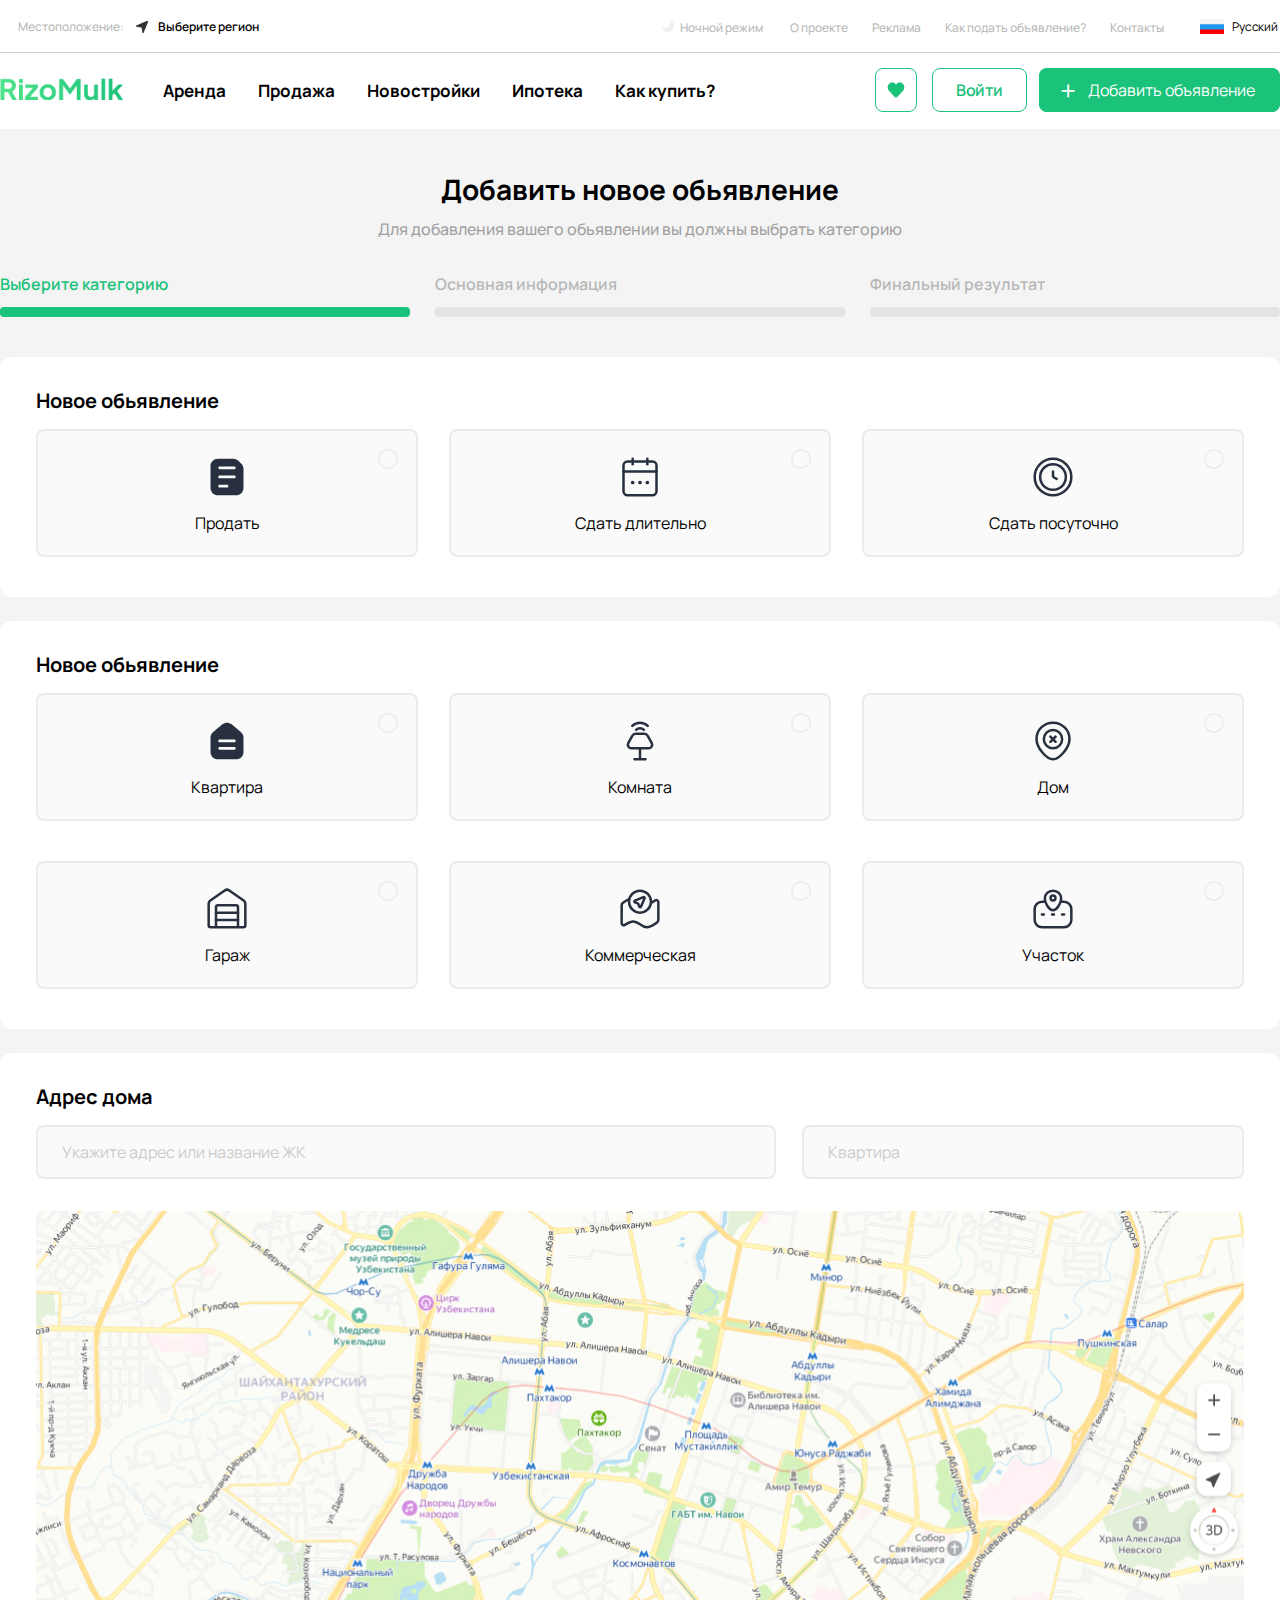
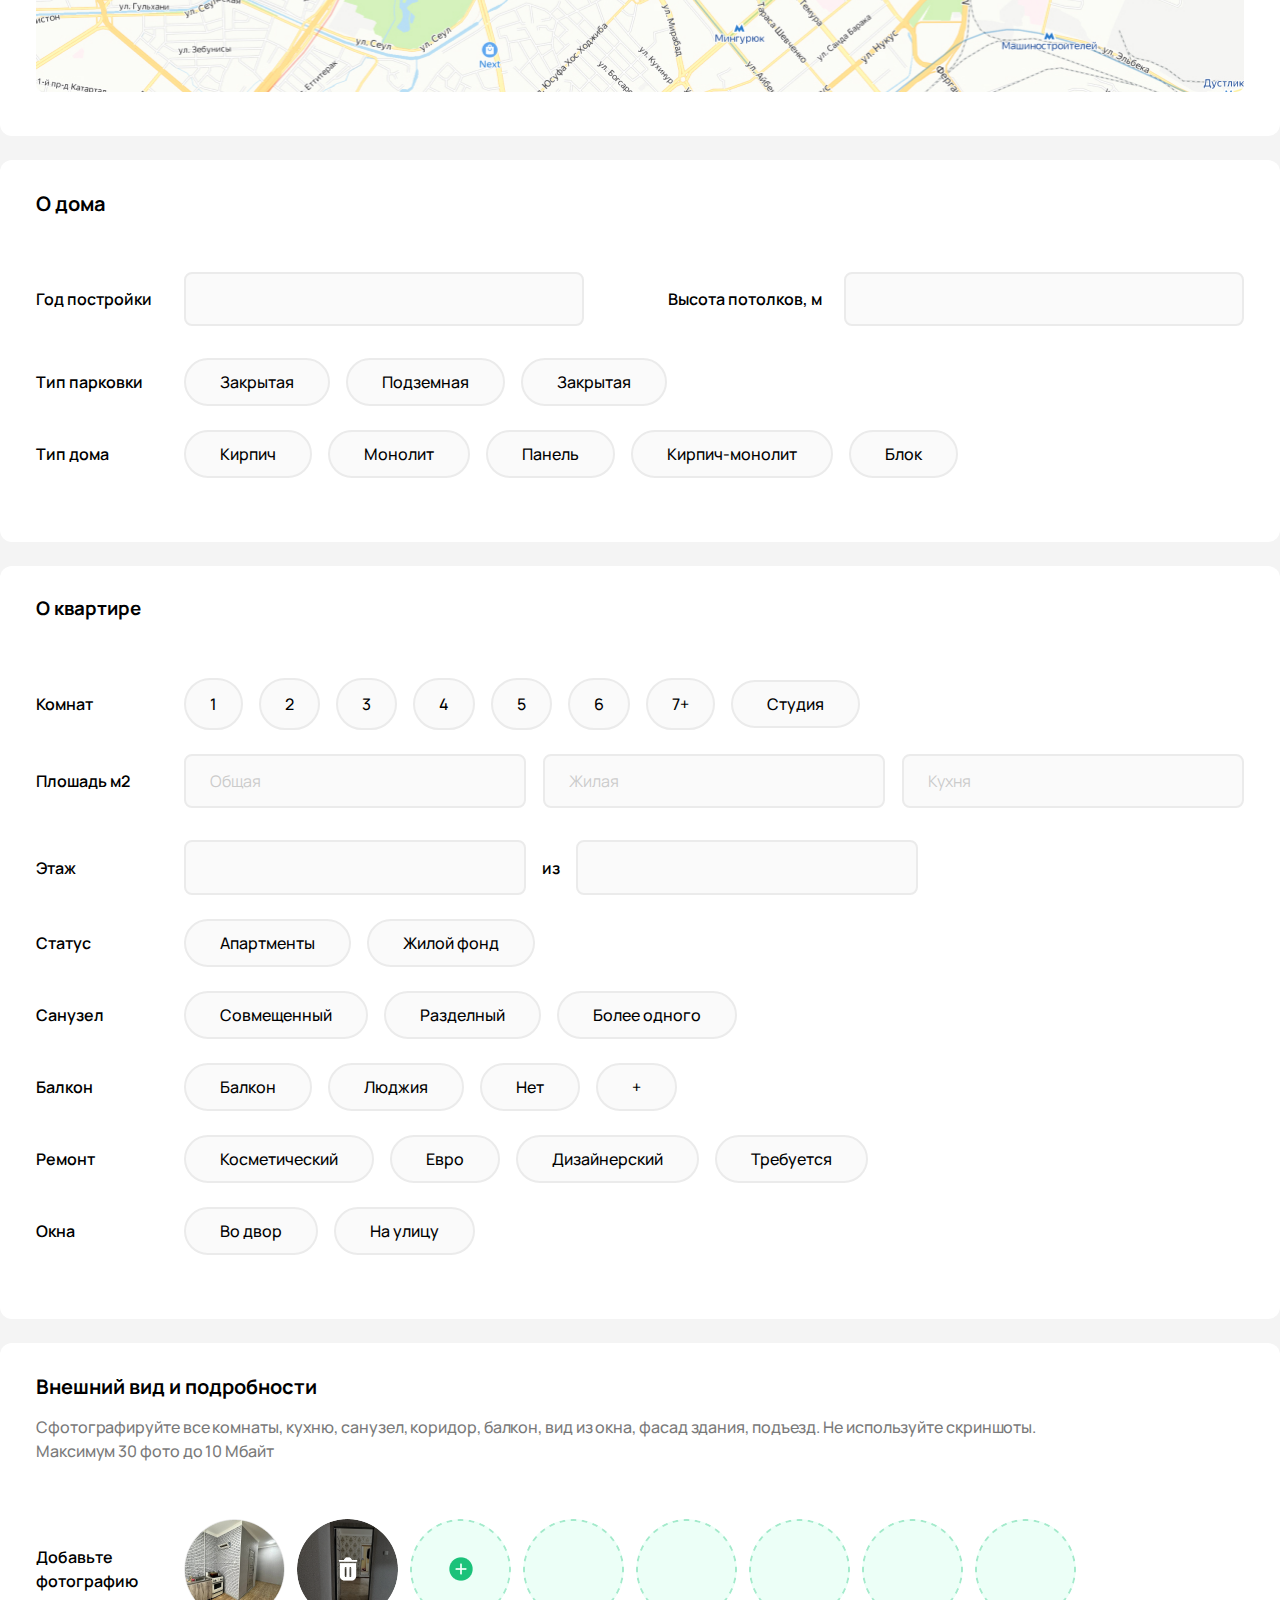
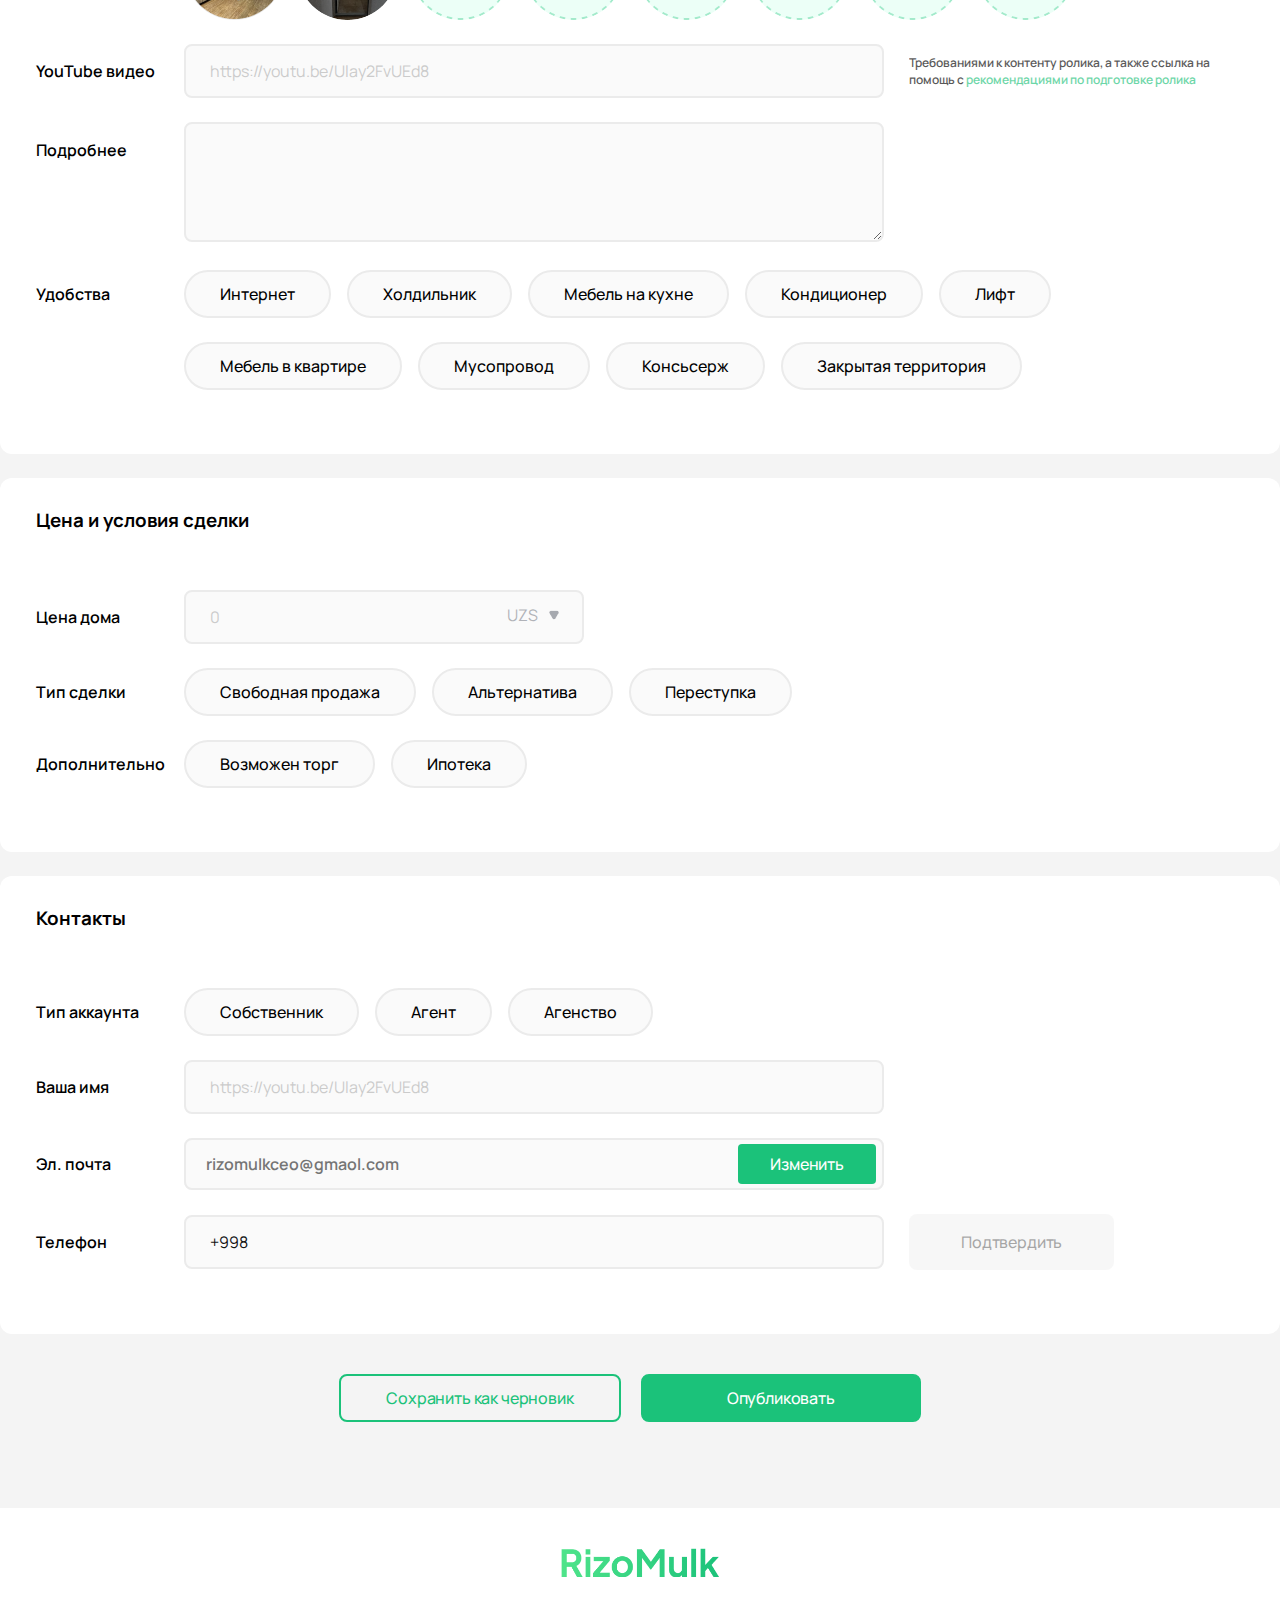
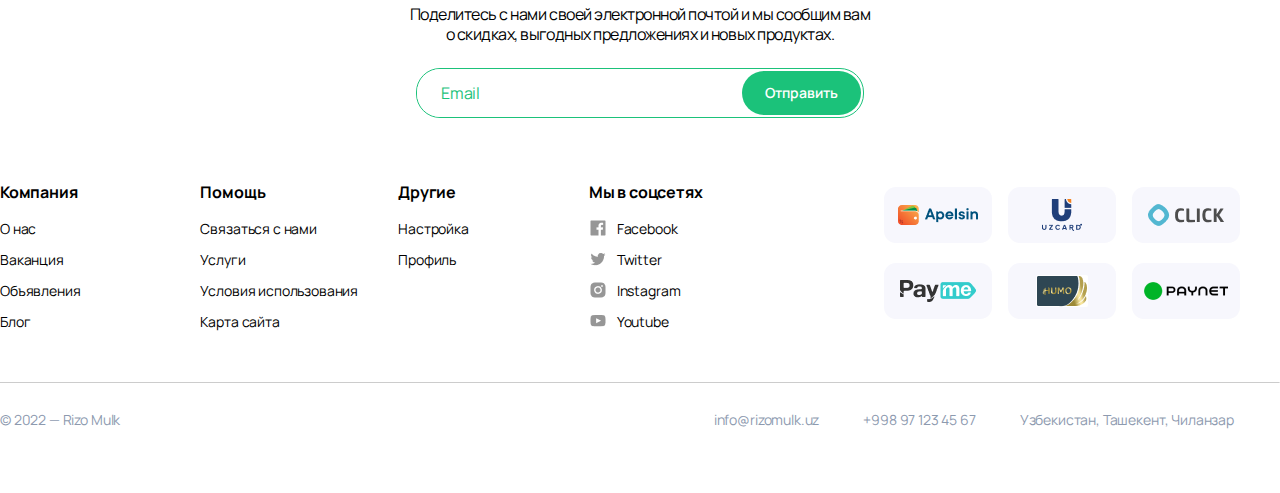
<file: post.html>
<!DOCTYPE html>
<html lang="en">

<head>
    <meta charset="UTF-8">
    <meta http-equiv="X-UA-Compatible" content="IE=edge">
    <meta name="viewport" content="width=device-width, initial-scale=1.0">
    <title>Add-post</title>
    <link rel="stylesheet" href="/css/main.css">
</head>

<body>
    <header class="header">
        <div class="header-container container">
            <div class="header-tools-wrapper">
                <div class="header-location-wrapper">
                    <p class="header-location-text">Местоположение:</p>
                    <button class="header-location-button">Выберите регион</button>
                </div>
                <div class="header-tools">
                    <ul class="header-tools-list">
                        <li class="header-tools-item">
                            <button class="header-tools-theme-controller header-tools-link">Ночной режим</button>
                        </li>
                        <li class="header-tools-item">
                            <a href="/index.html" class="header-tools-link">О проекте</a>
                        </li>
                        <li class="header-tools-item">
                            <a href="/index.html" class="header-tools-link">Реклама</a>
                        </li>
                        <li class="header-tools-item">
                            <a href="/index.html" class="header-tools-link">Как подать объявление?</a>
                        </li>
                        <li class="header-tools-item">
                            <a href="/index.html" class="header-tools-link">Контакты</a>
                        </li>
                    </ul>
                    <button class="header-tools-language-controller">Русский</button>
                </div>
            </div>
        </div>
        <hr class="header-hr">
        <div class="header-container container">
            <div class="header-main header-post-main">
                <a href="index.html" class="header-logo ">
                    <img src="/img/text-logo.png" alt="logo" width="123" height="42">
                </a>
                <nav class="header-nav">
                    <ul class="header-nav-list">
                        <li class="header-nav-item">
                            <a href="index.html" class="header-nav-link">Аренда</a>
                        </li>
                        <li class="header-nav-item">
                            <a href="index.html" class="header-nav-link">Продажа</a>
                        </li>
                        <li class="header-nav-item">
                            <a href="index.html" class="header-nav-link">Новостройки</a>
                        </li>
                        <li class="header-nav-item">
                            <a href="index.html" class="header-nav-link">Ипотека</a>
                        </li>
                        <li class="header-nav-item">
                            <a href="index.html" class="header-nav-link">Как купить?</a>
                        </li>
                    </ul>
                </nav>
                <div class="header-buttons-wrapper">
                    <a href="/index.html" class="header-buttons header-heart-link">
                    </a>
                    <a href="index.html" class="header-buttons button login-button green-white-button">Войти</a>
                    <a href="index.html" class="header-buttons button create-link">Добавить объявление</a>
                </div>
            </div>
        </div>
    </header>
    <section class="range">
        <div class="container range-container">
            <h2 class="range-title">Добавить новое обьявление</h2>
            <p class="range-text">Для добавления вашего обьявлении вы должны выбрать категорию</p>
            <ul class="range-step-list">
                <li class="range-step-item range-step-item--active">
                    <p class="range-step-text">Выберите категорию</p>
                    <span class="range-step-span"></span>
                </li>
                <li class="range-step-item">
                    <p class="range-step-text">Основная информация</p>
                    <span class="range-step-span"></span>
                </li>
                <li class="range-step-item">
                    <p class="range-step-text">Финальный результат</p>
                    <span class="range-step-span"></span>
                </li>
            </ul>
            <div class="range-purchase-wrapper">
                <h3 class="range-purchase-title">Новое обьявление</h3>
                <form class="range-purchase-form">
                    <label class="range-purchase-label">
                        <input type="radio" name="range" class="range-purchase-input">
                        <div class="range-purchase-item pur1">Продать</div>
                    </label>
                    <label class="range-purchase-label">
                        <input type="radio" name="range" class="range-purchase-input">
                        <div class="range-purchase-item pur2">Сдать длительно</div>
                    </label>
                    <label class="range-purchase-label">
                        <input type="radio" name="range" class="range-purchase-input">
                        <div class="range-purchase-item pur3">Сдать посуточно</div>
                    </label>
                </form>
            </div>
            <div class="range-purchase-wrapper">
                <h3 class="range-purchase-title">Новое обьявление</h3>
                <form class="range-purchase-form">
                    <label class="range-purchase-label">
                        <input type="radio" name="rane" class="range-purchase-input">
                        <div class="range-purchase-item pur4">Квартира</div>
                    </label>
                    <label class="range-purchase-label">
                        <input type="radio" name="rane" class="range-purchase-input">
                        <div class="range-purchase-item pur5">Комната</div>
                    </label>
                    <label class="range-purchase-label">
                        <input type="radio" name="rane" class="range-purchase-input">
                        <div class="range-purchase-item pur6">Дом</div>
                    </label>
                    <label class="range-purchase-label">
                        <input type="radio" name="rane" class="range-purchase-input">
                        <div class="range-purchase-item pur7">Гараж</div>
                    </label>
                    <label class="range-purchase-label">
                        <input type="radio" name="rane" class="range-purchase-input">
                        <div class="range-purchase-item pur8">Коммерческая</div>
                    </label>
                    <label class="range-purchase-label">
                        <input type="radio" name="rane" class="range-purchase-input">
                        <div class="range-purchase-item pur9">Участок</div>
                    </label>
                    
                </form>
            </div>
            <div class="range-map-wrapper">
                <h3 class="range-purchase-title">Адрес дома</h3>
                <div class="range-map-input-wrapper">
                    <input placeholder="Укажите адрес или название ЖК" type="text"
                        class="range-input range-map-input map-address-input">
                    <input placeholder="Квартира" type="text" class="range-input range-map-input map-kv-input">
                </div>
                <img src="/img/range-map.jpg" alt="map" class="range-map-img">
            </div>
            <div class="range-map-wrapper range-home-about">
                <h3 class="range-purchase-title absolute-title">О дома</h3>
                <div class="range-map-input-wrapper">
                    <div class="range-map-label-input">
                        <label for="remont-year" class="range-label range-radio-text ">Год постройки</label>
                        <input id="remont-year" type="text" class="range-input range-home-input"></div>
                    <div class="range-map-label-input">
                        <label for="potolko" class="range-label">Высота потолков, м</label>
                        <input id="potolko" type="text" class="range-input range-home-input">
                    </div>
                </div>
                <div class="range-radio-wrapper">
                    <p class="range-radio-text">Тип парковки</p>
                    <label class="range-radio-label">
                        <input type="radio" name="radio1" class="range-purchase-input">
                        <div class="range-radio-item">Закрытая</div>
                    </label>
                    <label class="range-radio-label">
                        <input type="radio" name="radio1" class="range-purchase-input">
                        <div class="range-radio-item">Подземная</div>
                    </label>
                    <label class="range-radio-label">
                        <input type="radio" name="radio1" class="range-purchase-input">
                        <div class="range-radio-item">Закрытая</div>
                    </label>
                </div>
                <div class="range-radio-wrapper">
                    <p class="range-radio-text">Тип дома</p>
                    <label class="range-radio-label">
                        <input type="radio" name="radios1" class="range-purchase-input">
                        <div class="range-radio-item">Кирпич</div>
                    </label>
                    <label class="range-radio-label">
                        <input type="radio" name="radios1" class="range-purchase-input">
                        <div class="range-radio-item">Монолит</div>
                    </label>
                    <label class="range-radio-label">
                        <input type="radio" name="radios1" class="range-purchase-input">
                        <div class="range-radio-item">Панель</div>
                    </label>
                    <label class="range-radio-label">
                        <input type="radio" name="radios1" class="range-purchase-input">
                        <div class="range-radio-item">Кирпич-монолит</div>
                    </label>
                    <label class="range-radio-label">
                        <input type="radio" name="radios1" class="range-purchase-input">
                        <div class="range-radio-item">Блок </div>
                    </label>
                </div>
            </div>
            <div class="range-map-wrapper range-home-about">
                <h3 class="range-home-title absolute-title">О квартире</h3>
                <div class="range-radio-wrapper range-radio-number-wrapper">
                    <p class="range-radio-text">Комнат</p>
                    <label class="range-radio-label">
                        <input type="radio" name="radio2" class="range-purchase-input">
                        <div class="range-radio-item range-number">1</div>
                    </label>
                    <label class="range-radio-label">
                        <input type="radio" name="radio2" class="range-purchase-input">
                        <div class="range-radio-item range-number">2</div>
                    </label>
                    <label class="range-radio-label">
                        <input type="radio" name="radio2" class="range-purchase-input">
                        <div class="range-radio-item range-number">3</div>
                    </label>
                    <label class="range-radio-label">
                        <input type="radio" name="radio2" class="range-purchase-input">
                        <div class="range-radio-item range-number">4</div>
                    </label>
                    <label class="range-radio-label">
                        <input type="radio" name="radio2" class="range-purchase-input">
                        <div class="range-radio-item range-number">5</div>
                    </label>
                    <label class="range-radio-label">
                        <input type="radio" name="radio2" class="range-purchase-input">
                        <div class="range-radio-item range-number">6</div>
                    </label>
                    <label class="range-radio-label">
                        <input type="radio" name="radio2" class="range-purchase-input">
                        <div class="range-radio-item range-number">7+</div>
                    </label>
                    <label class="range-radio-label">
                        <input type="radio" name="radio2" class="range-purchase-input">
                        <div class="range-radio-item">Студия</div>
                    </label>
                </div>
                <div class="range-map-input-wrapper">
                    <p class="range-radio-text">Плошадь м2</p>
                    <input type="text" placeholder="Общая" class="range-input range-area-input">
                    <input type="text" placeholder="Жилая" class="range-input range-area-input">
                    <input type="text" placeholder="Кухня " class="range-input range-area-input">
                </div>
                <div class="range-radio-wrapper">
                    <p class="range-radio-text">Этаж</p>
                    <input type="number" class="range-input floor-input range-area-input">
                    <p class="range-floor-text">из</p>
                    <input type="number" class="range-input floor-input range-area-input">
                </div>
                <div class="range-radio-wrapper">
                    <p class="range-radio-text">Статус</p>
                    <label class="range-radio-label">
                        <input type="radio" name="radio3" class="range-purchase-input">
                        <div class="range-radio-item">Апартменты</div>
                    </label>
                    <label class="range-radio-label">
                        <input type="radio" name="radio3" class="range-purchase-input">
                        <div class="range-radio-item">Жилой фонд</div>
                    </label>
                </div>
                <div class="range-radio-wrapper">
                    <p class="range-radio-text">Санузел</p>
                    <label class="range-radio-label">
                        <input type="radio" name="radio4" class="range-purchase-input">
                        <div class="range-radio-item">Совмещенный</div>
                    </label>
                    <label class="range-radio-label">
                        <input type="radio" name="radio4" class="range-purchase-input">
                        <div class="range-radio-item">Разделный</div>
                    </label>
                    <label class="range-radio-label">
                        <input type="radio" name="radio4" class="range-purchase-input">
                        <div class="range-radio-item">Более одного</div>
                    </label>
                </div>
                <div class="range-radio-wrapper">
                    <p class="range-radio-text">Балкон</p>
                    <label class="range-radio-label">
                        <input type="radio" name="radio5" class="range-purchase-input">
                        <div class="range-radio-item">Балкон</div>
                    </label>
                    <label class="range-radio-label">
                        <input type="radio" name="radio5" class="range-purchase-input">
                        <div class="range-radio-item">Люджия</div>
                    </label>
                    <label class="range-radio-label">
                        <input type="radio" name="radio5" class="range-purchase-input">
                        <div class="range-radio-item">Нет</div>
                    </label>
                    <label class="range-radio-label">
                        <input type="radio" name="radio5" class="range-purchase-input">
                        <div class="range-radio-item">+</div>
                    </label>
                </div>
                <div class="range-radio-wrapper">
                    <p class="range-radio-text">Ремонт</p>
                    <label class="range-radio-label">
                        <input type="radio" name="radio6" class="range-purchase-input">
                        <div class="range-radio-item">Косметический</div>
                    </label>
                    <label class="range-radio-label">
                        <input type="radio" name="radio6" class="range-purchase-input">
                        <div class="range-radio-item">Евро</div>
                    </label>
                    <label class="range-radio-label">
                        <input type="radio" name="radio6" class="range-purchase-input">
                        <div class="range-radio-item">Дизайнерский</div>
                    </label>
                    <label class="range-radio-label">
                        <input type="radio" name="radio6" class="range-purchase-input">
                        <div class="range-radio-item">Требуется</div>
                    </label>
                </div>
                <div class="range-radio-wrapper">
                    <p class="range-radio-text">Окна</p>
                    <label class="range-radio-label">
                        <input type="radio" name="radio7" class="range-purchase-input">
                        <div class="range-radio-item">Во двор</div>
                    </label>
                    <label class="range-radio-label">
                        <input type="radio" name="radio7" class="range-purchase-input">
                        <div class="range-radio-item">На улицу</div>
                    </label>
                </div>

            </div>
            <div class="range-map-wrapper range-home-about">
                <h3 class="range-purchase-title absolute-title">Внешний вид и подробности</h3>
                <p class="range-purchase-info range-absolute-info">Сфотографируйте все комнаты, кухню, санузел, коридор,
                    балкон, вид из окна, фасад здания, подъезд. Не используйте скриншоты. Максимум 30 фото до 10 Мбайт
                </p>
                <div class="range-radio-wrapper range-img-input-wrapper">
                    <p class="range-radio-text img-input-title">Добавьте
                        фотографию</p>
                    <ul class="range-input-img-list">
                        <li class="range-img-input img-input-added"></li>
                        <li class="range-img-input img-input-deleted"></li>
                        <li class="range-img-input img-input-adder"></li>
                        <li class="range-img-input"></li>
                        <li class="range-img-input"></li>
                        <li class="range-img-input"></li>
                        <li class="range-img-input"></li>
                        <li class="range-img-input"></li>
                    </ul>
                </div>
                <div class="range-radio-wrapper">
                    <p class="range-radio-text">YouTube видео</p>
                    <input type="url" class="range-input range-youtube-input"
                        placeholder="https://youtu.be/Ulay2FvUEd8">
                    <p class="range-youtube-info">Требованиями к контенту ролика, а также ссылка на помощь с <a
                            href="index.html" class="range-youtube-link">рекомендациями по подготовке ролика</a></p>
                </div>
                <div class="range-radio-wrapper range-textarea-wrapper">
                    <p class="range-radio-text textarea-text">Подробнее</p>
                    <textarea class="range-input range-youtube-input range-textarea" name="text" id="text" cols="30"
                        rows="10"></textarea>
                </div>
                <div class="range-radio-wrapper">
                    <p class="range-radio-text">Удобства</p>
                    <label class="range-radio-label">
                        <input type="radio" name="radio7" class="range-purchase-input">
                        <div class="range-radio-item">Интернет</div>
                    </label>
                    <label class="range-radio-label">
                        <input type="radio" name="radio7" class="range-purchase-input">
                        <div class="range-radio-item">Холдильник</div>
                    </label>
                    <label class="range-radio-label">
                        <input type="radio" name="radio7" class="range-purchase-input">
                        <div class="range-radio-item">Мебель на кухне</div>
                    </label>
                    <label class="range-radio-label">
                        <input type="radio" name="radio7" class="range-purchase-input">
                        <div class="range-radio-item">Кондиционер</div>
                    </label>
                    <label class="range-radio-label">
                        <input type="radio" name="radio7" class="range-purchase-input">
                        <div class="range-radio-item">Лифт</div>
                    </label>
                </div>
                <div class="range-radio-wrapper">
                    <label class="range-radio-label">
                        <input type="radio" name="radio7" class="range-purchase-input">
                        <div class="range-radio-item">Мебель в квартире</div>
                    </label>
                    <label class="range-radio-label">
                        <input type="radio" name="radio7" class="range-purchase-input">
                        <div class="range-radio-item">Мусопровод</div>
                    </label>
                    <label class="range-radio-label">
                        <input type="radio" name="radio7" class="range-purchase-input">
                        <div class="range-radio-item">Консьсерж</div>
                    </label>
                    <label class="range-radio-label">
                        <input type="radio" name="radio7" class="range-purchase-input">
                        <div class="range-radio-item">Закрытая территория</div>
                    </label>
                </div>
            </div>
            <div class="range-map-wrapper range-home-about">
                <h3 class="range-home-title absolute-title">Цена и условия сделки</h3>
                <div class="range-radio-wrapper range-radio-number-wrapper">
                    <p class="range-radio-text">Цена дома</p>
                    <div class="range-valyuta-wrapper">
                        <input type="number" pattern="[1-9]" placeholder="0" class="range-input range-home-input">
                    </div>
                </div>
                <div class="range-radio-wrapper">
                    <p class="range-radio-text">Тип сделки</p>
                    <label class="range-radio-label">
                        <input type="radio" name="radio8" class="range-purchase-input">
                        <div class="range-radio-item">Свободная продажа</div>
                    </label>
                    <label class="range-radio-label">
                        <input type="radio" name="radio8" class="range-purchase-input">
                        <div class="range-radio-item">Альтернатива</div>
                    </label>
                    <label class="range-radio-label">
                        <input type="radio" name="radio8" class="range-purchase-input">
                        <div class="range-radio-item">Переступка</div>
                    </label>

                </div>
                <div class="range-radio-wrapper">
                    <p class="range-radio-text">Дополнительно</p>
                    <label class="range-radio-label">
                        <input type="radio" name="radio9" class="range-purchase-input">
                        <div class="range-radio-item">Возможен торг</div>
                    </label>
                    <label class="range-radio-label">
                        <input type="radio" name="radio9" class="range-purchase-input">
                        <div class="range-radio-item">Ипотека</div>
                    </label>
                </div>
            </div>
            <div class="range-map-wrapper range-home-about">
                <h3 class="range-home-title absolute-title">Контакты</h3>
                <div class="range-radio-wrapper range-radio-number-wrapper">
                    <p class="range-radio-text">Тип аккаунта</p>
                    <label class="range-radio-label">
                        <input type="radio" name="radio10" class="range-purchase-input">
                        <div class="range-radio-item">Собственник</div>
                    </label>
                    <label class="range-radio-label">
                        <input type="radio" name="radio10" class="range-purchase-input">
                        <div class="range-radio-item">Агент</div>
                    </label>
                    <label class="range-radio-label">
                        <input type="radio" name="radio10" class="range-purchase-input">
                        <div class="range-radio-item">Агенство</div>
                    </label>

                </div>
                <div class="range-radio-wrapper">
                    <p class="range-radio-text">Ваша имя</p>
                    <input type="text" class="range-input range-youtube-input"
                        placeholder="https://youtu.be/Ulay2FvUEd8">
                </div>
                <div class="range-radio-wrapper">
                    <p class="range-radio-text">Эл. почта</p>
                   <div class="range-email-input-wrapper">
                    <input type="text" class="range-email-input "
                    placeholder="rizomulkceo@gmaol.com">
                    <span class="range-email-span"></span>
                    <button class="range-email-button">Изменить</button>
                   </div>
                </div>
                <div class="range-radio-wrapper">
                    <p class="range-radio-text">Телефон</p>
                    <input type="tel" class="range-input range-youtube-input"
                    value="+998">
                    <button class="range-tel-button">Подтвердить</button>
                </div>
            </div>
                  <div class="range-submit-wrapper">
                    <button class="range-submit-button">Сохранить как черновик</button>
                    <button class="range-submit-button publish-button">Опубликовать</button>
                  </div>
        </div>

    </section>
    <footer class="footer">
        <div class="footer-container container">
            <a href="index.html" class="footer-logo-link"><img src="img/text-logo.png" alt="logo" width="158" height="54" class="footer-logo"></a>
            <p class="footer-about-text">Поделитесь с нами своей электронной почтой и мы сообщим вам о скидках, выгодных предложениях и новых продуктах.</p>
            <form  class="footer-form">
                <input class="footer-input" type="email" required placeholder="Email">
                <button class="footer-form-button green-button" type="submit">Отправить</button>
            </form>
            <div class="footer-lists-wrapper">
                <ul class="footer-list">
                    <li class="footer-item">
                        <ul class="footer-item-list">
                            <h4 class="footer-item-title">Компания</h4>
                            <li class="footer-list-item">
                                <a href="index.html" class="footer-item-link"> О нас</a></li>
                            <li class="footer-list-item">
                                <a href="index.html" class="footer-item-link">Ваканция</a></li>
                            <li class="footer-list-item">
                                <a href="index.html" class="footer-item-link">Объявления</a></li>
                            <li class="footer-list-item">
                                <a href="index.html" class="footer-item-link">Блог</a></li>
                        </ul>
                    </li>
                    <li class="footer-item">
                        <ul class="footer-item-list">
                            <h4 class="footer-item-title">Помощь</h4>
                            <li class="footer-list-item">
                                <a href="index.html" class="footer-item-link">Связаться с нами</a></li>
                            <li class="footer-list-item">
                                <a href="index.html" class="footer-item-link">Услуги</a></li>
                            <li class="footer-list-item">
                                <a href="index.html" class="footer-item-link">Условия использования</a></li>
                            <li class="footer-list-item">
                                <a href="index.html" class="footer-item-link">Карта сайта</a></li>
                        </ul>
                    </li>
                    <li class="footer-item">
                        <ul class="footer-item-list">
                            <h4 class="footer-item-title">Другие</h4>
                            <li class="footer-list-item">
                                <a href="index.html" class="footer-item-link">Настройка</a></li>
                            <li class="footer-list-item">
                                <a href="index.html" class="footer-item-link">Профиль</a></li>
                           
                        </ul>
                    </li>
                    <li class="footer-item">
                        <ul class="footer-item-list">
                            <h4 class="footer-item-title">
                                Мы в соцсетях</h4>
                            <li class="footer-list-item">
                                <a href="index.html" class="footer-item-link messengers facebook">Facebook</a></li>
                            <li class="footer-list-item">
                                <a href="index.html" class="footer-item-link messengers twitter">Twitter</a></li>
                            <li class="footer-list-item">
                                <a href="index.html" class="footer-item-link messengers instagram">Instagram</a></li>
                            <li class="footer-list-item">
                                <a href="index.html" class="footer-item-link messengers you-tube">Youtube</a></li>
                        </ul>
                    </li>
                </ul>
                <ul class="footer-payment-list">
                    <li class="footer-payment-item">
                        <a href="" class="footer-payment-link">
                            <img src="/img/aplelsin.png" width="108" height="56" alt="payment" class="footer-payment-logo">
                        </a>
                    </li>
                    <li class="footer-payment-item">
                        <a href="" class="footer-payment-link">
                            <img src="/img/uzca.png" width="108" height="56" alt="payment" class="footer-payment-logo">
                        </a>
                    </li>
                    <li class="footer-payment-item">
                        <a href="" class="footer-payment-link">
                            <img src="/img/click.png" width="108" height="56" alt="payment" class="footer-payment-logo">
                        </a>
                    </li>
                    <li class="footer-payment-item">
                        <a href="" class="footer-payment-link">
                            <img src="/img/payme.png" width="108" height="56" alt="payment" class="footer-payment-logo">
                        </a>
                    </li>
                    <li class="footer-payment-item">
                        <a href="" class="footer-payment-link">
                            <img src="/img/humo.png" width="108" height="56" alt="payment" class="footer-payment-logo">
                        </a>
                    </li>
                    <li class="footer-payment-item">
                        <a href="" class="footer-payment-link">
                            <img src="/img/paynet.png" width="108" height="56" alt="payment" class="footer-payment-logo">
                        </a>
                    </li>
                </ul>
            </div>
        </div>
        <hr class="footer-hr header-hr">
        <div class="footer-container container">
            <div class="footer-info-wrapper">
                <p class="footer-info-text">© 2022 — Rizo Mulk</p>
                <div class="footer-contact-wrapper">
               <a href="/post.html" class="footer-info-text">info@rizomulk.uz</a>             
               <p class="footer-info-text">+998 97 123 45 67</p>
                 <p class="footer-info-text">Узбекистан, Ташекент, Чиланзар </p>
                </div>
            </div>
        </div>
       </footer>
</body>

</html>
</file>
<file: css/main.css>
/*! normalize.css v8.0.1 | MIT License | github.com/necolas/normalize.css */
/* Document
   ========================================================================== */
/**
 * 1. Correct the line height in all browsers.
 * 2. Prevent adjustments of font size after orientation changes in iOS.
 */
html {
  line-height: 1.15; /* 1 */
  -webkit-text-size-adjust: 100%; /* 2 */
}

/* Sections
   ========================================================================== */
/**
 * Remove the margin in all browsers.
 */
body {
  margin: 0;
}

/**
 * Render the `main` element consistently in IE.
 */
main {
  display: block;
}

/**
 * Correct the font size and margin on `h1` elements within `section` and
 * `article` contexts in Chrome, Firefox, and Safari.
 */
h1 {
  font-size: 2em;
  margin: 0.67em 0;
}

/* Grouping content
   ========================================================================== */
/**
 * 1. Add the correct box sizing in Firefox.
 * 2. Show the overflow in Edge and IE.
 */
hr {
  box-sizing: content-box; /* 1 */
  height: 0; /* 1 */
  overflow: visible; /* 2 */
}

/**
 * 1. Correct the inheritance and scaling of font size in all browsers.
 * 2. Correct the odd `em` font sizing in all browsers.
 */
pre {
  font-family: monospace, monospace; /* 1 */
  font-size: 1em; /* 2 */
}

/* Text-level semantics
   ========================================================================== */
/**
 * Remove the gray background on active links in IE 10.
 */
a {
  background-color: transparent;
}

/**
 * 1. Remove the bottom border in Chrome 57-
 * 2. Add the correct text decoration in Chrome, Edge, IE, Opera, and Safari.
 */
abbr[title] {
  border-bottom: none; /* 1 */
  text-decoration: underline; /* 2 */
  -webkit-text-decoration: underline dotted;
          text-decoration: underline dotted; /* 2 */
}

/**
 * Add the correct font weight in Chrome, Edge, and Safari.
 */
b,
strong {
  font-weight: bolder;
}

/**
 * 1. Correct the inheritance and scaling of font size in all browsers.
 * 2. Correct the odd `em` font sizing in all browsers.
 */
code,
kbd,
samp {
  font-family: monospace, monospace; /* 1 */
  font-size: 1em; /* 2 */
}

/**
 * Add the correct font size in all browsers.
 */
small {
  font-size: 80%;
}

/**
 * Prevent `sub` and `sup` elements from affecting the line height in
 * all browsers.
 */
sub,
sup {
  font-size: 75%;
  line-height: 0;
  position: relative;
  vertical-align: baseline;
}

sub {
  bottom: -0.25em;
}

sup {
  top: -0.5em;
}

/* Embedded content
   ========================================================================== */
/**
 * Remove the border on images inside links in IE 10.
 */
img {
  border-style: none;
}

/* Forms
   ========================================================================== */
/**
 * 1. Change the font styles in all browsers.
 * 2. Remove the margin in Firefox and Safari.
 */
button,
input,
optgroup,
select,
textarea {
  font-family: inherit; /* 1 */
  font-size: 100%; /* 1 */
  line-height: 1.15; /* 1 */
  margin: 0; /* 2 */
}

/**
 * Show the overflow in IE.
 * 1. Show the overflow in Edge.
 */
button,
input { /* 1 */
  overflow: visible;
}

/**
 * Remove the inheritance of text transform in Edge, Firefox, and IE.
 * 1. Remove the inheritance of text transform in Firefox.
 */
button,
select { /* 1 */
  text-transform: none;
}

/**
 * Correct the inability to style clickable types in iOS and Safari.
 */
button,
[type=button],
[type=reset],
[type=submit] {
  -webkit-appearance: button;
}

/**
 * Remove the inner border and padding in Firefox.
 */
button::-moz-focus-inner,
[type=button]::-moz-focus-inner,
[type=reset]::-moz-focus-inner,
[type=submit]::-moz-focus-inner {
  border-style: none;
  padding: 0;
}

/**
 * Restore the focus styles unset by the previous rule.
 */
button:-moz-focusring,
[type=button]:-moz-focusring,
[type=reset]:-moz-focusring,
[type=submit]:-moz-focusring {
  outline: 1px dotted ButtonText;
}

/**
 * Correct the padding in Firefox.
 */
fieldset {
  padding: 0.35em 0.75em 0.625em;
}

/**
 * 1. Correct the text wrapping in Edge and IE.
 * 2. Correct the color inheritance from `fieldset` elements in IE.
 * 3. Remove the padding so developers are not caught out when they zero out
 *    `fieldset` elements in all browsers.
 */
legend {
  box-sizing: border-box; /* 1 */
  color: inherit; /* 2 */
  display: table; /* 1 */
  max-width: 100%; /* 1 */
  padding: 0; /* 3 */
  white-space: normal; /* 1 */
}

/**
 * Add the correct vertical alignment in Chrome, Firefox, and Opera.
 */
progress {
  vertical-align: baseline;
}

/**
 * Remove the default vertical scrollbar in IE 10+.
 */
textarea {
  overflow: auto;
}

/**
 * 1. Add the correct box sizing in IE 10.
 * 2. Remove the padding in IE 10.
 */
[type=checkbox],
[type=radio] {
  box-sizing: border-box; /* 1 */
  padding: 0; /* 2 */
}

/**
 * Correct the cursor style of increment and decrement buttons in Chrome.
 */
[type=number]::-webkit-inner-spin-button,
[type=number]::-webkit-outer-spin-button {
  height: auto;
}

/**
 * 1. Correct the odd appearance in Chrome and Safari.
 * 2. Correct the outline style in Safari.
 */
[type=search] {
  -webkit-appearance: textfield; /* 1 */
  outline-offset: -2px; /* 2 */
}

/**
 * Remove the inner padding in Chrome and Safari on macOS.
 */
[type=search]::-webkit-search-decoration {
  -webkit-appearance: none;
}

/**
 * 1. Correct the inability to style clickable types in iOS and Safari.
 * 2. Change font properties to `inherit` in Safari.
 */
::-webkit-file-upload-button {
  -webkit-appearance: button; /* 1 */
  font: inherit; /* 2 */
}

/* Interactive
   ========================================================================== */
/*
 * Add the correct display in Edge, IE 10+, and Firefox.
 */
details {
  display: block;
}

/*
 * Add the correct display in all browsers.
 */
summary {
  display: list-item;
}

/* Misc
   ========================================================================== */
/**
 * Add the correct display in IE 10+.
 */
template {
  display: none;
}

/**
 * Add the correct display in IE 10.
 */
[hidden] {
  display: none;
}

/* manrope-300 - cyrillic_cyrillic-ext_latin */
@font-face {
  font-display: swap; /* Check https://developer.mozilla.org/en-US/docs/Web/CSS/@font-face/font-display for other options. */
  font-family: "Manrope";
  font-style: normal;
  font-weight: 300;
  src: url("../../fonts/manrope-v13-cyrillic_cyrillic-ext_latin-300.woff2") format("woff2"), url("../../fonts/manrope-v13-cyrillic_cyrillic-ext_latin-300.woff") format("woff"); /* Chrome 5+, Firefox 3.6+, IE 9+, Safari 5.1+ */
}
/* manrope-regular - cyrillic_cyrillic-ext_latin */
@font-face {
  font-display: swap; /* Check https://developer.mozilla.org/en-US/docs/Web/CSS/@font-face/font-display for other options. */
  font-family: "Manrope";
  font-style: normal;
  font-weight: 400;
  src: url("../../fonts/manrope-v13-cyrillic_cyrillic-ext_latin-regular.woff2") format("woff2"), url("../../fonts/manrope-v13-cyrillic_cyrillic-ext_latin-regular.woff") format("woff"); /* Chrome 5+, Firefox 3.6+, IE 9+, Safari 5.1+ */
}
/* manrope-500 - cyrillic_cyrillic-ext_latin */
@font-face {
  font-display: swap; /* Check https://developer.mozilla.org/en-US/docs/Web/CSS/@font-face/font-display for other options. */
  font-family: "Manrope";
  font-style: normal;
  font-weight: 500;
  src: url("../../fonts/manrope-v13-cyrillic_cyrillic-ext_latin-500.woff2") format("woff2"), url("../../fonts/manrope-v13-cyrillic_cyrillic-ext_latin-500.woff") format("woff"); /* Chrome 5+, Firefox 3.6+, IE 9+, Safari 5.1+ */
}
/* manrope-600 - cyrillic_cyrillic-ext_latin */
@font-face {
  font-display: swap; /* Check https://developer.mozilla.org/en-US/docs/Web/CSS/@font-face/font-display for other options. */
  font-family: "Manrope";
  font-style: normal;
  font-weight: 600;
  src: url("../../fonts/manrope-v13-cyrillic_cyrillic-ext_latin-600.woff2") format("woff2"), url("../../fonts/manrope-v13-cyrillic_cyrillic-ext_latin-600.woff") format("woff"); /* Chrome 5+, Firefox 3.6+, IE 9+, Safari 5.1+ */
}
/* manrope-700 - cyrillic_cyrillic-ext_latin */
@font-face {
  font-display: swap; /* Check https://developer.mozilla.org/en-US/docs/Web/CSS/@font-face/font-display for other options. */
  font-family: "Manrope";
  font-style: normal;
  font-weight: 700;
  src: url("../../fonts/manrope-v13-cyrillic_cyrillic-ext_latin-700.woff2") format("woff2"), url("../../fonts/manrope-v13-cyrillic_cyrillic-ext_latin-700.woff") format("woff"); /* Chrome 5+, Firefox 3.6+, IE 9+, Safari 5.1+ */
}
/* manrope-800 - cyrillic_cyrillic-ext_latin */
@font-face {
  font-display: swap; /* Check https://developer.mozilla.org/en-US/docs/Web/CSS/@font-face/font-display for other options. */
  font-family: "Manrope";
  font-style: normal;
  font-weight: 800;
  src: url("../../fonts/manrope-v13-cyrillic_cyrillic-ext_latin-800.woff2") format("woff2"), url("../../fonts/manrope-v13-cyrillic_cyrillic-ext_latin-800.woff") format("woff"); /* Chrome 5+, Firefox 3.6+, IE 9+, Safari 5.1+ */
}
/* plus-jakarta-sans-regular - cyrillic-ext_latin */
@font-face {
  font-display: swap; /* Check https://developer.mozilla.org/en-US/docs/Web/CSS/@font-face/font-display for other options. */
  font-family: "Plus Jakarta Sans";
  font-style: normal;
  font-weight: 400;
  src: url("../../fonts/plus-jakarta-sans-v7-cyrillic-ext_latin-regular.woff2") format("woff2"), url("../../fonts/plus-jakarta-sans-v7-cyrillic-ext_latin-regular.woff") format("woff"); /* Chrome 5+, Firefox 3.6+, IE 9+, Safari 5.1+ */
}
/* plus-jakarta-sans-500 - cyrillic-ext_latin */
@font-face {
  font-display: swap; /* Check https://developer.mozilla.org/en-US/docs/Web/CSS/@font-face/font-display for other options. */
  font-family: "Plus Jakarta Sans";
  font-style: normal;
  font-weight: 500;
  src: url("../../fonts/plus-jakarta-sans-v7-cyrillic-ext_latin-500.woff2") format("woff2"), url("../../fonts/plus-jakarta-sans-v7-cyrillic-ext_latin-500.woff") format("woff"); /* Chrome 5+, Firefox 3.6+, IE 9+, Safari 5.1+ */
}
/* plus-jakarta-sans-700 - cyrillic-ext_latin */
@font-face {
  font-display: swap; /* Check https://developer.mozilla.org/en-US/docs/Web/CSS/@font-face/font-display for other options. */
  font-family: "Plus Jakarta Sans";
  font-style: normal;
  font-weight: 700;
  src: url("../../fonts/plus-jakarta-sans-v7-cyrillic-ext_latin-700.woff2") format("woff2"), url("../../fonts/plus-jakarta-sans-v7-cyrillic-ext_latin-700.woff") format("woff"); /* Chrome 5+, Firefox 3.6+, IE 9+, Safari 5.1+ */
}
*,
*::before,
*::after {
  box-sizing: border-box;
}

body {
  margin: 0 auto;
  padding: 0;
  font-family: "Manrope", sans-serif;
  max-width: 1440px;
  background: rgb(244, 244, 244);
}

img {
  max-width: 100%;
  height: auto;
}

a {
  text-decoration: none;
  color: #000000;
}

h1,
h2,
h3,
h4,
p {
  margin: 0;
}

ul,
ol {
  list-style: none;
  padding: 0;
  margin: 0;
}

button {
  border: none;
  background-color: transparent;
  cursor: pointer;
  padding: 0;
}

.visually-hidden {
  clip: rect(0 0 0 0);
  -webkit-clip-path: inset(50%);
          clip-path: inset(50%);
  height: 1px;
  overflow: hidden;
  position: absolute;
  white-space: nowrap;
  width: 1px;
}

.button {
  border: 8px;
  border: 1px solid rgb(27, 194, 122);
}

.green-white-button {
  border: 1px solid rgb(27, 194, 122);
  padding: 10px 25px;
  color: rgb(27, 194, 122);
  font-size: 16px;
  font-weight: 600;
  line-height: 24px;
  letter-spacing: -0.01em;
  border-radius: 8px;
}

.login-button {
  letter-spacing: -0.01em;
  padding: 10px 23px;
  margin-right: 9px;
}

.create-link {
  background-color: rgb(27, 194, 122);
  color: #fff;
  padding: 10px 24px 10px 48px;
  position: relative;
}
.create-link::after {
  position: absolute;
  width: 13px;
  height: 13px;
  content: "+";
  left: 20px;
  font-weight: 400;
  font-size: 28px;
  line-height: 24px;
}

select {
  -webkit-appearance: none;
  -moz-appearance: none;
  appearance: none;
  /* Remove default arrow */
  background-image: url(...);
  /* Add custom arrow */
  border: none;
}
select:focus {
  outline: none;
}

.title {
  font-size: 24px;
  font-weight: 700;
  line-height: 32px;
  letter-spacing: -0.01em;
  text-align: left;
}

.green-button {
  font-size: 14px;
  font-weight: 700;
  line-height: 20px;
  letter-spacing: 0em;
  padding: 10px 20px;
  border-radius: 8px;
  color: #fff;
  background: rgb(27, 194, 122);
}

input[type=number]::-webkit-inner-spin-button {
  -webkit-appearance: none;
}

.container {
  max-width: 1280px;
  margin: 0 auto;
}

.header {
  background-color: #fff;
}

.header-tools-wrapper {
  display: flex;
  justify-content: space-between;
  align-items: center;
  padding: 17px 0px 16px 0px;
}

.header-post-main {
  padding: 15px 0px 25px 0px;
}

.header-tools {
  display: flex;
  align-items: center;
}

.header-tools-list {
  display: flex;
  flex-wrap: wrap;
  margin-left: 50px;
}

.header-location-wrapper {
  display: flex;
  align-items: center;
}

.header-location-text {
  color: rgb(50, 50, 50);
  opacity: 0.35;
  font-weight: 500;
  font-size: 12px;
  line-height: 16px;
  margin-right: 12px;
  margin-left: 18px;
}

.header-location-button {
  font-weight: 600;
  font-size: 12px;
  line-height: 16px;
  padding-left: 22px;
  position: relative;
}
.header-location-button::after {
  width: 12px;
  height: 12px;
  content: "";
  position: absolute;
  left: 0;
  background: url(/img/location.svg) no-repeat center center;
  top: 2px;
}

.header-tools-item {
  margin-right: 24px;
}
.header-tools-item:last-child {
  margin-right: 36px;
}

.header-tools-link {
  color: rgb(50, 50, 50);
  opacity: 0.35;
  font-weight: 500;
  font-size: 12px;
  line-height: 16px;
}

.header-tools-theme-controller {
  padding-left: 20px;
  position: relative;
  padding-right: 3px;
}
.header-tools-theme-controller::after {
  position: absolute;
  width: 16px;
  height: 16px;
  content: "";
  background: url(../../img/dark.png) no-repeat center center;
  left: 0;
  top: -2px;
}

.header-tools-language-controller {
  font-weight: 400;
  font-size: 12px;
  line-height: 16px;
  letter-spacing: -0.155556px;
  color: #000000;
  padding-left: 32px;
  position: relative;
  padding-right: 2px;
}
.header-tools-language-controller::after {
  position: absolute;
  width: 24px;
  height: 15px;
  content: "";
  left: 0;
  background: url(../../img/rus.png) no-repeat center center;
}

.header-main {
  display: flex;
  align-items: center;
  margin-top: 10px;
}

.header-logo {
  margin-right: 40px;
}

.header-buttons-wrapper {
  margin-left: auto;
  margin-bottom: 2px;
}

.header-nav-list {
  display: flex;
  align-items: center;
  flex-wrap: wrap;
  margin-right: 40px;
}

.header-nav-item {
  margin-right: 32px;
}
.header-nav-item:last-child {
  margin-right: 0;
}

.header-nav-link {
  font-size: 17px;
  font-weight: 700;
  line-height: 24px;
  letter-spacing: 0em;
}
.header-nav-link:hover {
  color: rgb(27, 194, 122);
}

.header-buttons {
  border: 1px solid rgb(27, 194, 122);
  border-radius: 8px;
}

.header-heart-link {
  background: url(/img/heart.svg) no-repeat center center;
  padding: 10px 20px;
  margin-right: 15px;
}

.header-hr {
  margin: 0;
  opacity: 0.5;
  padding: 0;
  border-bottom: none;
}

.example {
  margin-top: 43px;
  margin-bottom: 36px;
}

.example-list {
  display: flex;
  justify-content: space-between;
  flex-wrap: wrap;
}

.example-img {
  border-radius: 50%;
}

.example-item {
  text-align: center;
}

.example-info {
  font-size: 14px;
  font-weight: 600;
  line-height: 20px;
  letter-spacing: 0em;
  text-align: center;
  color: rgb(50, 50, 50);
  opacity: 0.65;
  margin-top: 8px;
}

.intro {
  margin-bottom: 36px;
}

.intro-selector {
  background-color: #fff;
  border-radius: 8px;
  width: 1200px;
  margin: 0 auto;
  margin-top: 40px;
}

.intro-container {
  background: url(/img/intro.jpg) no-repeat center center;
  border-radius: 16px;
  padding: 64px 0px;
}

.intro-selector-list {
  display: flex;
  padding: 16px 32px;
}

.intro-wrapper {
  width: 1200px;
  margin: 0 auto;
}

.intro-title {
  font-size: 40px;
  font-weight: 700;
  line-height: 56px;
  letter-spacing: -0.01em;
  text-align: left;
  color: #fff;
}

.intro-selector-item {
  padding-right: 32px;
  border-right: 1px solid rgb(244, 244, 244);
  margin-right: 32px;
  position: relative;
}
.intro-selector-item:nth-child(1) .intro-selector-select {
  padding-right: 85px;
}
.intro-selector-item:nth-child(2) {
  padding-right: 53px;
}
.intro-selector-item:nth-child(2) .intro-selector-select {
  padding-right: 0px;
}
.intro-selector-item:nth-child(3) .intro-selector-select {
  padding-right: 73px;
}
.intro-selector-item:last-child {
  padding-right: 0;
  margin-right: 0;
  border: none;
}
.intro-selector-item:last-child .intro-selector-span {
  right: 0;
}

.intro-selector-select {
  font-family: "Manrope";
  font-size: 16px;
  font-weight: 600;
  line-height: 24px;
  letter-spacing: 0em;
  text-align: left;
  position: relative;
  padding-right: 60px;
  background-color: transparent;
}

.intro-selector-span {
  display: inline-block;
  background-image: url(/img/select.svg);
  background-repeat: no-repeat;
  background-position: center center;
  background-color: rgb(244, 244, 244);
  position: absolute;
  width: 20px;
  height: 20px;
  border-radius: 50%;
  pointer-events: none;
  right: 32px;
}

.intro-selector-info {
  font-weight: 500;
  font-size: 14px;
  line-height: 160%;
  color: #000929;
  opacity: 0.5;
  margin-bottom: 4px;
}

.intro-button-wrapper {
  margin-top: 24px;
  display: flex;
}

.intro-link {
  background: rgba(255, 255, 255, 0.5);
  border: 1px solid #FFFFFF;
  border-radius: 8px;
  color: #FFFFFF;
  padding: 11px 32px 11px 52px;
  font-weight: 500;
  line-height: 24px;
  letter-spacing: -0.01em;
  position: relative;
}
.intro-link::after {
  position: absolute;
  width: 20px;
  height: 20px;
  content: "";
  background: url(/img/search.svg) no-repeat center center;
  left: 20px;
  top: 14px;
}

.intro-map-link {
  margin-left: auto;
  padding-left: 56px;
}
.intro-map-link::after {
  background: url(/img/map.svg);
}

.intro-search-link {
  font-weight: 500;
  font-size: 16px;
  line-height: 24px;
  text-align: center;
  letter-spacing: -0.01em;
  font-feature-settings: "ss06" on, "ss04" on, "liga" off;
  color: #FFFFFF;
  background: rgb(27, 194, 122);
  border-radius: 8px;
  padding: 11px 55px 11px 54px;
  margin-left: 16px;
}

.product {
  margin-top: 64px;
  margin-bottom: 48px;
}

.product-title {
  font-size: 24px;
  font-weight: 700;
  line-height: 32px;
  letter-spacing: -0.01em;
  text-align: left;
  margin-bottom: 32px;
}

.product-header {
  display: flex;
  justify-content: space-between;
  align-items: center;
}

.product-pag-button {
  display: inline-block;
  width: 40px;
  height: 40px;
  background-color: #FFFFFF;
  border-radius: 50%;
}

.next-button {
  background-image: url(/img/next.svg);
  background-repeat: no-repeat;
  background-position: center center;
}

.prev-button {
  background-image: url(/img/prev.svg);
  background-repeat: no-repeat;
  background-position: center center;
}

.product-sort {
  display: flex;
  align-items: center;
  position: relative;
}
.product-sort::after {
  position: absolute;
  width: 20px;
  height: 20px;
  border-radius: 50%;
  background-color: #FFFFFF;
  content: "";
  background-image: url(/img/select.svg);
  background-repeat: no-repeat;
  background-position: center center;
  right: 0;
  pointer-events: none;
}

.product-sort-text {
  font-weight: 500;
  font-size: 16px;
  line-height: 150%;
  color: #323232;
  margin-right: 8px;
  opacity: 0.35;
}

.product-select {
  padding-right: 32px;
  background: transparent;
  font-size: 16px;
  font-weight: 700;
  line-height: 24px;
  letter-spacing: 0em;
}

.product-list {
  display: flex;
  justify-content: space-between;
  flex-wrap: wrap;
}

.product-item {
  width: 405px;
  background: #FFFFFF;
  border: 1.5px solid #F0EFFB;
  border-radius: 8px;
  position: relative;
  margin-bottom: 32px;
}

.product-price {
  font-size: 24px;
  font-weight: 800;
  line-height: 36px;
  letter-spacing: -1px;
}

.product-price-date {
  font-weight: 500;
  font-size: 16px;
  line-height: 150%;
  align-items: center;
  color: #323232;
  opacity: 0.5;
}

.product-item-about {
  margin: 0 24px;
  border-bottom: 1px solid #F0EFFB;
  padding: 24px 0px 20px 0px;
}

.product-target {
  padding: 24px;
  padding-top: 16px;
  display: flex;
  justify-content: space-between;
}

.product-status {
  font-size: 12px;
  font-weight: 700;
  line-height: 16px;
  letter-spacing: 0.5px;
  color: #FFFFFF;
  padding: 8px 12px 8px 32px;
  background-color: rgb(27, 194, 122);
  display: inline;
  border-radius: 8px;
  position: absolute;
  top: 12px;
  left: 12px;
}
.product-status::after {
  width: 16px;
  height: 16px;
  content: "";
  background: url(/img/product-status.svg) no-repeat center center;
  position: absolute;
  left: 12px;
}

.product-info {
  font-weight: 500;
  font-size: 18px;
  line-height: 145%;
  letter-spacing: -0.005em;
  color: #323232;
  margin-top: 12px;
}

.product-location {
  font-size: 14px;
  font-weight: 500;
  line-height: 20px;
  letter-spacing: 0px;
  text-align: left;
  color: #323232;
  opacity: 0.5;
  margin-top: 10px;
}

.product-target-info {
  font-weight: 500;
  font-size: 14px;
  line-height: 140%;
  color: #323232;
  opacity: 0.7;
  padding-left: 28px;
  position: relative;
}
.product-target-info::after {
  position: absolute;
  width: 20px;
  height: 20px;
  content: "";
  background: url(/img/la_subway.svg) no-repeat center center;
  left: 0;
}

.product-floor::after {
  background: url(/img/ph_house.svg);
}

.product-size::after {
  background: url(/img/meters.svg);
}

.product-onlike {
  display: inline-block;
  width: 40px;
  height: 40px;
  background-color: #E6FFEF;
  border-radius: 50%;
  background-image: url(/img/onlike.svg);
  background-repeat: no-repeat;
  background-position: center center;
}

.product-item-header {
  display: flex;
  justify-content: space-between;
}

.product-link {
  padding: 11px 30px 11px 54px;
  border: 1px solid #1BC27A;
  border-radius: 12px;
  color: #1BC27A;
  margin: 0 auto;
  display: block;
  width: 200px;
  font-weight: 500;
  font-size: 16px;
  line-height: 24px;
  position: relative;
}
.product-link::after {
  position: absolute;
  width: 20px;
  height: 20px;
  content: "";
  left: 23px;
  background: url(/img/loading.svg) no-repeat center center;
  top: 14px;
}

.sellers {
  margin-bottom: 32px;
}

.sellers-container {
  display: flex;
  justify-content: space-between;
  align-items: center;
}

.sellers-top-sellers-wrapper {
  background: #FFFFFF;
  border-radius: 8px;
  padding: 40px 48px 20px 32px;
}

.sellers-list {
  display: flex;
  justify-content: space-between;
  align-items: center;
  margin-top: 36px;
}

.sellers-item {
  display: flex;
  align-items: center;
  margin-bottom: 28px;
  flex-shrink: 0;
}

.sellers-item-img {
  border-radius: 50%;
  margin-right: 12px;
}

.sellers-name {
  margin-bottom: 4px;
  font-size: 16px;
  font-weight: 700;
  line-height: 24px;
  letter-spacing: -0.01em;
  text-align: left;
}

.sellers-ads {
  font-weight: 500;
  font-size: 14px;
  line-height: 20px;
  letter-spacing: -0.01em;
  color: #323232;
  opacity: 0.35;
}

.sellers-column {
  margin-right: 52px;
}
.sellers-column:last-child {
  margin-right: 0;
}

.sellers-map-wrapper {
  z-index: 99;
  padding: 104px 51px 114px 49px;
  background: url(/img/map-after.png) no-repeat center center;
  position: relative;
}

.sellers-map {
  text-align: center;
  background: url(/img/map-bg.jpg) no-repeat center center;
  border-radius: 8px;
}

.sellers-map-title {
  font-size: 24px;
  font-weight: 700;
  line-height: 32px;
  letter-spacing: -0.01em;
  text-align: center;
  margin-bottom: 12px;
}

.sellers-map-text {
  font-size: 16px;
  font-weight: 500;
  line-height: 24px;
  letter-spacing: -0.01em;
  margin-bottom: 42px;
  width: 306px;
  z-index: 99;
}

.partners {
  margin-bottom: 80px;
}

.partners-container {
  background-color: #fff;
  padding: 40px;
  display: flex;
  align-items: center;
}

.partners-program-wrapper {
  padding: 40px 67px 230px 40px;
  border: 1px solid #E0DEF7;
  background: rgba(217, 246, 227, 0.9);
  color: #100A55;
  border-radius: 8px;
  position: relative;
  margin-right: 76px;
}
.partners-program-wrapper::after {
  position: absolute;
  width: 341px;
  height: 277px;
  content: "";
  background: url(/img/part-aftter.png) no-repeat center center;
  bottom: 0;
  right: 0;
  border-radius: 0px 0px 8px 0px;
  pointer-events: none;
}

.partners-program-title {
  font-size: 32px;
  font-weight: 700;
  line-height: 40px;
  letter-spacing: -0.01em;
  text-align: left;
  width: 309px;
  margin-bottom: 16px;
}

.partners-program-text {
  font-weight: 500;
  font-size: 16px;
  line-height: 160%;
  color: #100A55;
  opacity: 0.7;
  width: 309px;
  margin-bottom: 34px;
}

.partners-list {
  display: flex;
  justify-content: space-between;
  flex-wrap: wrap;
  padding: 12px 0px;
}

.partners-item {
  margin-bottom: 44px;
}
.partners-item:last-child {
  margin-bottom: 0;
}
.partners-item:nth-last-child(2) {
  margin-bottom: 0;
}

.partners-item-img {
  margin-bottom: 24px;
}

.partners-item-title {
  font-size: 24px;
  font-weight: 700;
  line-height: 36px;
  letter-spacing: -0.01em;
  margin-bottom: 16px;
}

.partners-item-text {
  font-weight: 400;
  font-size: 16px;
  line-height: 160%;
  color: #323232;
  opacity: 0.65;
  width: 308px;
}

.footer {
  background-color: #fff;
  padding: 40px 0px 32px 0px;
}

.footer-logo-link {
  display: block;
  margin: 0 auto;
  width: 158px;
  margin-bottom: 24px;
}

.footer-about-text {
  text-align: center;
  width: 469px;
  font-weight: 400;
  font-size: 16px;
  line-height: 20px;
  letter-spacing: -0.477778px;
  margin: 0 auto;
  margin-bottom: 24px;
}

.footer-form {
  width: 448px;
  margin: 0 auto;
  border: 1px solid rgb(27, 194, 122);
  border-radius: 24px;
  display: flex;
  justify-content: space-between;
  align-items: center;
  margin-bottom: 64px;
}

.footer-form-button {
  font-weight: 600;
  font-size: 14px;
  line-height: 20px;
  border-radius: 24px;
  padding: 12px 23px;
  margin-right: 2px;
}

.footer-input {
  border: transparent;
  padding: 14px 0px 14px 24px;
  border-radius: 24px;
  line-height: 20px;
  letter-spacing: -0.177778px;
  color: rgb(27, 194, 122);
}
.footer-input::-moz-placeholder {
  color: rgb(27, 194, 122);
}
.footer-input::placeholder {
  color: rgb(27, 194, 122);
}
.footer-input:focus {
  outline: none;
}

.footer-list {
  display: flex;
}

.footer-item-title {
  font-weight: 700;
  font-size: 16px;
  line-height: 20px;
  letter-spacing: -0.177778px;
  margin-bottom: 17px;
}

.footer-list-item {
  margin-bottom: 12px;
}

.footer-item {
  margin-right: 40px;
}
.footer-item:first-child, .footer-item:nth-child(3) {
  margin-right: 120px;
}

.footer-item-link {
  font-size: 14px;
  line-height: 18px;
  letter-spacing: -0.155556px;
}

.footer-lists-wrapper {
  display: flex;
  margin-right: 40px;
  justify-content: space-between;
  align-items: center;
  margin-bottom: 39px;
}

.footer-payment-list {
  display: flex;
  justify-content: space-between;
  width: 356px;
  flex-wrap: wrap;
}

.footer-payment-item {
  margin-bottom: 16px;
}

.messengers {
  padding-left: 28px;
  position: relative;
}
.messengers::after {
  position: absolute;
  width: 18px;
  height: 18px;
  content: "";
  left: 0;
}

.facebook::after {
  background: url(/img/facebook.png) no-repeat center center;
}

.twitter::after {
  background: url(/img/twitter.png) no-repeat center center;
}

.instagram::after {
  background: url(/img/insta.png) no-repeat center center;
}

.you-tube::after {
  background: url(/img/you.png) no-repeat center center;
}

.footer-info-wrapper {
  display: flex;
  padding: 28px 46px 32px 0px;
  justify-content: space-between;
}

.footer-contact-wrapper {
  display: flex;
}

.footer-info-text {
  font-size: 14px;
  line-height: 18px;
  letter-spacing: -0.155556px;
  color: #8D9AAF;
  margin-right: 44px;
}
.footer-info-text:last-child {
  margin-right: 0;
}

.range {
  margin-top: 40px;
}

.range-title {
  font-weight: 700;
  font-size: 28px;
  line-height: 40px;
  text-align: center;
  margin-bottom: 8px;
}

.range-text {
  font-weight: 500;
  line-height: 24px;
  color: #000000;
  opacity: 0.35;
  text-align: center;
  margin-bottom: 32px;
}

.range-step-list {
  display: flex;
  justify-content: space-between;
  margin-bottom: 40px;
}

.range-step-item {
  width: 410px;
}

.range-step-item--active .range-step-text {
  color: rgb(27, 194, 122);
  opacity: 1;
}
.range-step-item--active .range-step-span {
  background: rgb(27, 194, 122);
}

.range-step-text {
  font-weight: 600;
  font-size: 16px;
  line-height: 22px;
  opacity: 0.25;
  margin-bottom: 12px;
}

.range-step-span {
  display: block;
  width: 100%;
  height: 10px;
  background: #E4E4E4;
  border-radius: 4px;
}

.range-purchase-wrapper {
  padding: 32px 36px 0px 36px;
  background-color: #fff;
  border-radius: 12px;
  margin-bottom: 24px;
}

.range-purchase-title {
  font-weight: 700;
  font-size: 20px;
  line-height: 24px;
  margin-bottom: 16px;
}

.range-purchase-form {
  display: flex;
  justify-content: space-between;
  flex-wrap: wrap;
}

.range-purchase-item {
  font-size: 16px;
  line-height: 24px;
  text-align: center;
  padding: 80px 0px 20px 0px;
  width: 382px;
  margin-bottom: 40px;
  background: #FAFAFA;
  border: 2px solid #EBEBEB;
  border-radius: 8px;
  cursor: pointer;
  position: relative;
}
.range-purchase-item::after {
  width: 20px;
  height: 20px;
  position: absolute;
  content: "";
  background: url(/img/item-check.svg) no-repeat center center;
  top: 18px;
  right: 18px;
}
.range-purchase-item::before {
  width: 44px;
  height: 44px;
  position: absolute;
  content: "";
  top: 24px;
  left: calc(50% - 22px);
}

.range-purchase-input {
  clip: rect(0 0 0 0);
  -webkit-clip-path: inset(50%);
          clip-path: inset(50%);
  height: 1px;
  overflow: hidden;
  position: absolute;
  white-space: nowrap;
  width: 1px;
}

.range-purchase-input:checked + .range-purchase-item {
  color: rgb(27, 194, 122);
  border: 2px solid rgb(27, 194, 122);
  background: #ECFFF7;
}
.range-purchase-input:checked + .range-purchase-item::after {
  background: url(/img/radio-buttton.svg) no-repeat center center;
}

.pur1::before {
  background: url(/img/purchase-item.svg) no-repeat center center;
}

.range-purchase-input:checked + .pur1::before {
  background: url(/img/purchase-item-active.svg);
}

.pur2::before {
  background: url(/img/pur2.svg) no-repeat center center;
}

.range-purchase-input:checked + .pur2::before {
  background: url(/img/pur2-l.svg);
}

.pur3::before {
  background: url(/img/pur3.svg) no-repeat center center;
}

.range-purchase-input:checked + .pur3::before {
  background: url(/img/pur3-l.svg);
}

.pur4::before {
  background: url(/img/pur4-l.svg) no-repeat center center;
}

.range-purchase-input:checked + .pur4::before {
  background: url(/img/pur4.svg);
}

.pur5::before {
  background: url(/img/pur5.svg) no-repeat center center;
}

.range-purchase-input:checked + .pur5::before {
  background: url(/img/pur5-l.svg);
}

.pur6::before {
  background: url(/img/pur6.svg) no-repeat center center;
}

.range-purchase-input:checked + .pur6::before {
  background: url(/img/pur6-l.svg);
}

.pur7::before {
  background: url(/img/pur7.svg) no-repeat center center;
}

.range-purchase-input:checked + .pur7::before {
  background: url(/img/pur7-l.svg);
}

.pur8::before {
  background: url(/img/pur8.svg) no-repeat center center;
}

.range-purchase-input:checked + .pur8::before {
  background: url(/img/pur8-l.svg);
}

.pur9::before {
  background: url(/img/pur9.svg) no-repeat center center;
}

.range-purchase-input:checked + .pur9::before {
  background: url(/img/pur9-l.svg);
}

.range-map-wrapper {
  padding: 32px 36px 40px 36px;
  background-color: #fff;
  border-radius: 12px;
  margin-bottom: 24px;
}

.range-map-img {
  width: 100%;
}

.range-map-input-wrapper {
  margin-bottom: 32px;
  display: flex;
  align-items: center;
  justify-content: space-between;
}

.range-input {
  padding: 16px 24px;
  color: #141414;
  border: none;
  background: #FAFAFA;
  border: 2px solid #EBEBEB;
  border-radius: 8px;
}
.range-input::-moz-placeholder {
  opacity: 0.35;
}
.range-input::placeholder {
  opacity: 0.35;
}
.range-input:focus {
  outline: none;
  border: 2px solid rgb(27, 194, 122);
  background: #ECFFF7;
}

.map-address-input {
  width: 740px;
}

.map-kv-input {
  width: 442px;
}

.range-home-about {
  padding-left: 184px;
  position: relative;
}

.range-radio-text,
.absolute-title {
  position: absolute;
  left: 36px;
}

.range-radio-wrapper {
  display: flex;
  margin-bottom: 24px;
  align-items: center;
}

.range-radio-item {
  font-weight: 500;
  line-height: 24px;
  letter-spacing: 0px;
  padding: 10px 34px;
  background: #FAFAFA;
  border: 2px solid #EBEBEB;
  border-radius: 28px;
  cursor: pointer;
  margin-right: 16px;
}

.range-purchase-input:checked + .range-radio-item {
  background: #ECFFF7;
  border: 2px solid rgb(27, 194, 122);
  color: rgb(27, 194, 122);
}

.range-map-label-input {
  display: flex;
  align-items: center;
  margin-top: 80px;
}

.range-label,
.range-radio-text {
  font-weight: 600;
  margin-right: 22px;
  line-height: 24px;
}

.range-home-input {
  width: 400px;
}

.range-radio-number-wrapper {
  margin-top: 80px;
}

.range-number {
  padding: 12px 24px;
}

.range-area-input {
  width: 342px;
}

.floor-input {
  margin-right: 16px;
}

.range-floor-text {
  font-weight: 600;
  line-height: 24px;
  margin-right: 16px;
}

.range-img-input {
  width: 101px;
  height: 101px;
  border-radius: 50%;
  margin-right: 12px;
  background: url(/img/img-input.png) no-repeat center center;
}

.range-input-img-list {
  display: flex;
}

.img-input-title {
  width: 101px;
}

.range-absolute-info {
  font-weight: 500;
  line-height: 24px;
  letter-spacing: -0.005em;
  color: #323232;
  opacity: 0.65;
  position: absolute;
  top: 72px;
  left: 36px;
  width: 1016px;
}

.range-img-input-wrapper {
  margin-top: 144px;
}

.img-input-added {
  background: url(/img/img-added1.png);
}

.img-input-deleted {
  background: url(/img/img-added2.png);
  position: relative;
}
.img-input-deleted::after {
  width: 28px;
  height: 28px;
  position: absolute;
  content: "";
  top: calc(50% - 14px);
  left: calc(50% - 14px);
  background: url(/img/delete.png) no-repeat center center;
}

.img-input-adder {
  position: relative;
}
.img-input-adder::after {
  width: 28px;
  height: 28px;
  position: absolute;
  content: "";
  top: calc(50% - 14px);
  left: calc(50% - 14px);
  background: url(/img/adder.png) no-repeat center center;
}

.range-youtube-input {
  width: 700px;
  margin-right: 25px;
  flex-shrink: 0;
}

.range-youtube-info {
  font-weight: 600;
  font-size: 12px;
  line-height: 17px;
  opacity: 0.65;
}

.range-youtube-link {
  color: rgb(27, 194, 122);
}

.range-textarea {
  max-width: 700px;
  min-height: 120px;
  max-height: 120px;
}

.range-textarea-wrapper {
  display: block;
}

.textarea-text {
  padding-top: 16px;
}

.range-valyuta-wrapper {
  position: relative;
}
.range-valyuta-wrapper::after {
  position: absolute;
  width: 33px;
  height: 24px;
  content: "UZS";
  color: #28303F;
  top: 16px;
  opacity: 0.35;
  right: 44px;
}
.range-valyuta-wrapper::before {
  position: absolute;
  width: 20px;
  height: 20px;
  content: "";
  top: 15px;
  right: 20px;
  background: url(/img/valyuta-down.png) no-repeat center center;
}

.range-email-input-wrapper {
  width: 700px;
  display: flex;
  justify-content: space-between;
  background: #FAFAFA;
  align-items: center;
  border-radius: 8px;
  position: relative;
}

.range-email-span {
  position: absolute;
  width: 100%;
  height: 100%;
  content: "";
  background: transparent;
  border: 2px solid #EBEBEB;
  border-radius: 8px;
  pointer-events: none;
}

.range-email-input {
  border: none;
  width: 100%;
  font-weight: 600;
  font-size: 16px;
  line-height: 24px;
  padding: 14px 22px;
  padding-right: 200px;
  border-radius: 8px;
  background: #FAFAFA;
}
.range-email-input:focus {
  outline: none;
  background: #ECFFF7;
}

.range-email-input:focus + .range-email-span {
  border: 2px solid #1BC27A;
}

.range-email-button {
  font-weight: 500;
  line-height: 24px;
  letter-spacing: -0.01em;
  font-feature-settings: "ss06" on, "ss04" on, "liga" off;
  color: #FFFFFF;
  padding: 8px 32px;
  background: #1BC27A;
  border-radius: 4px;
  position: absolute;
  right: 8px;
}

.range-tel-button {
  font-weight: 500;
  line-height: 24px;
  letter-spacing: -0.01em;
  font-feature-settings: "ss06" on, "ss04" on, "liga" off;
  opacity: 0.35;
  padding: 16px 52px;
  background: #EBEBEB;
  border-radius: 8px;
}

.range-submit-wrapper {
  display: flex;
  justify-content: center;
  padding-top: 16px;
  margin-bottom: 86px;
}

.range-submit-button {
  font-weight: 500;
  line-height: 24px;
  text-align: center;
  letter-spacing: -0.01em;
  font-feature-settings: "ss06" on, "ss04" on, "liga" off;
  padding: 10px 45px;
  border: 2px solid #1BC27A;
  border-radius: 8px;
  margin-right: 20px;
  color: #1BC27A;
}

.publish-button {
  color: #FFFFFF;
  background: #1BC27A;
  padding: 10px 84px;
}
</file>
